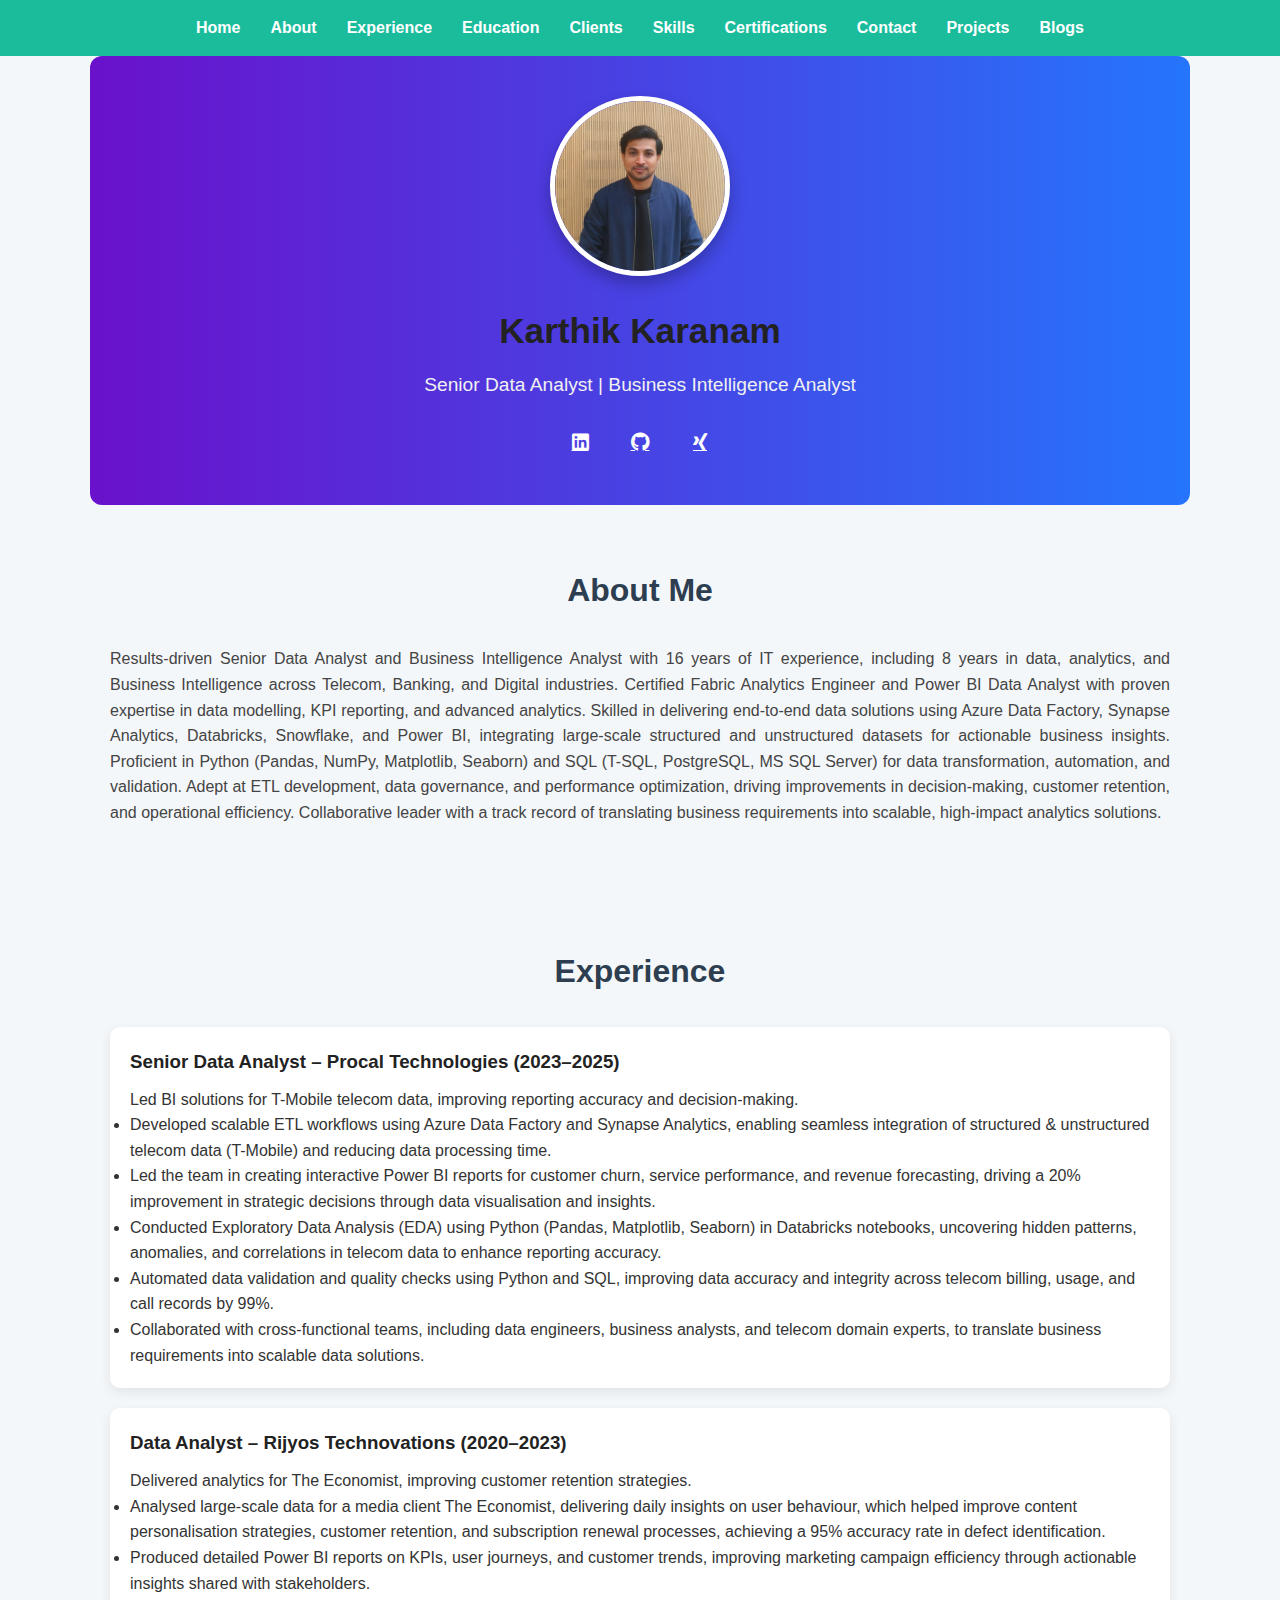
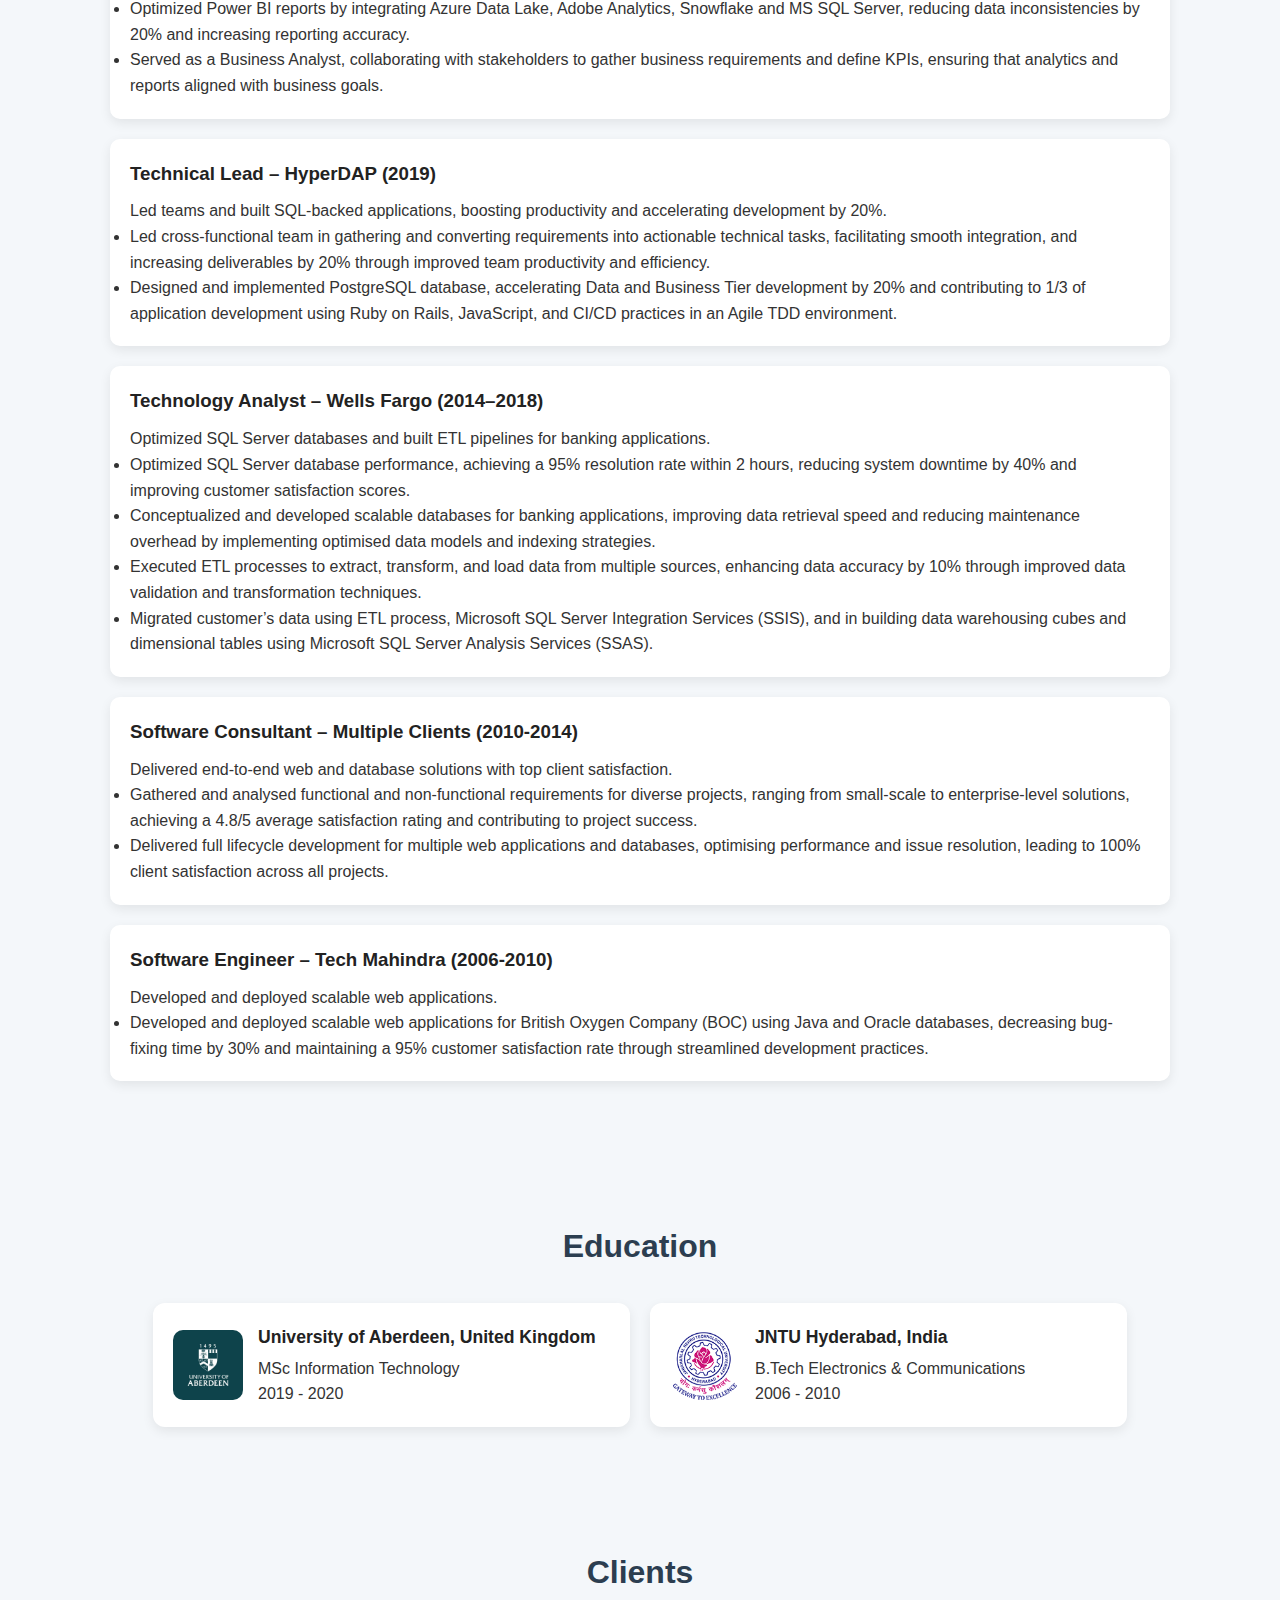
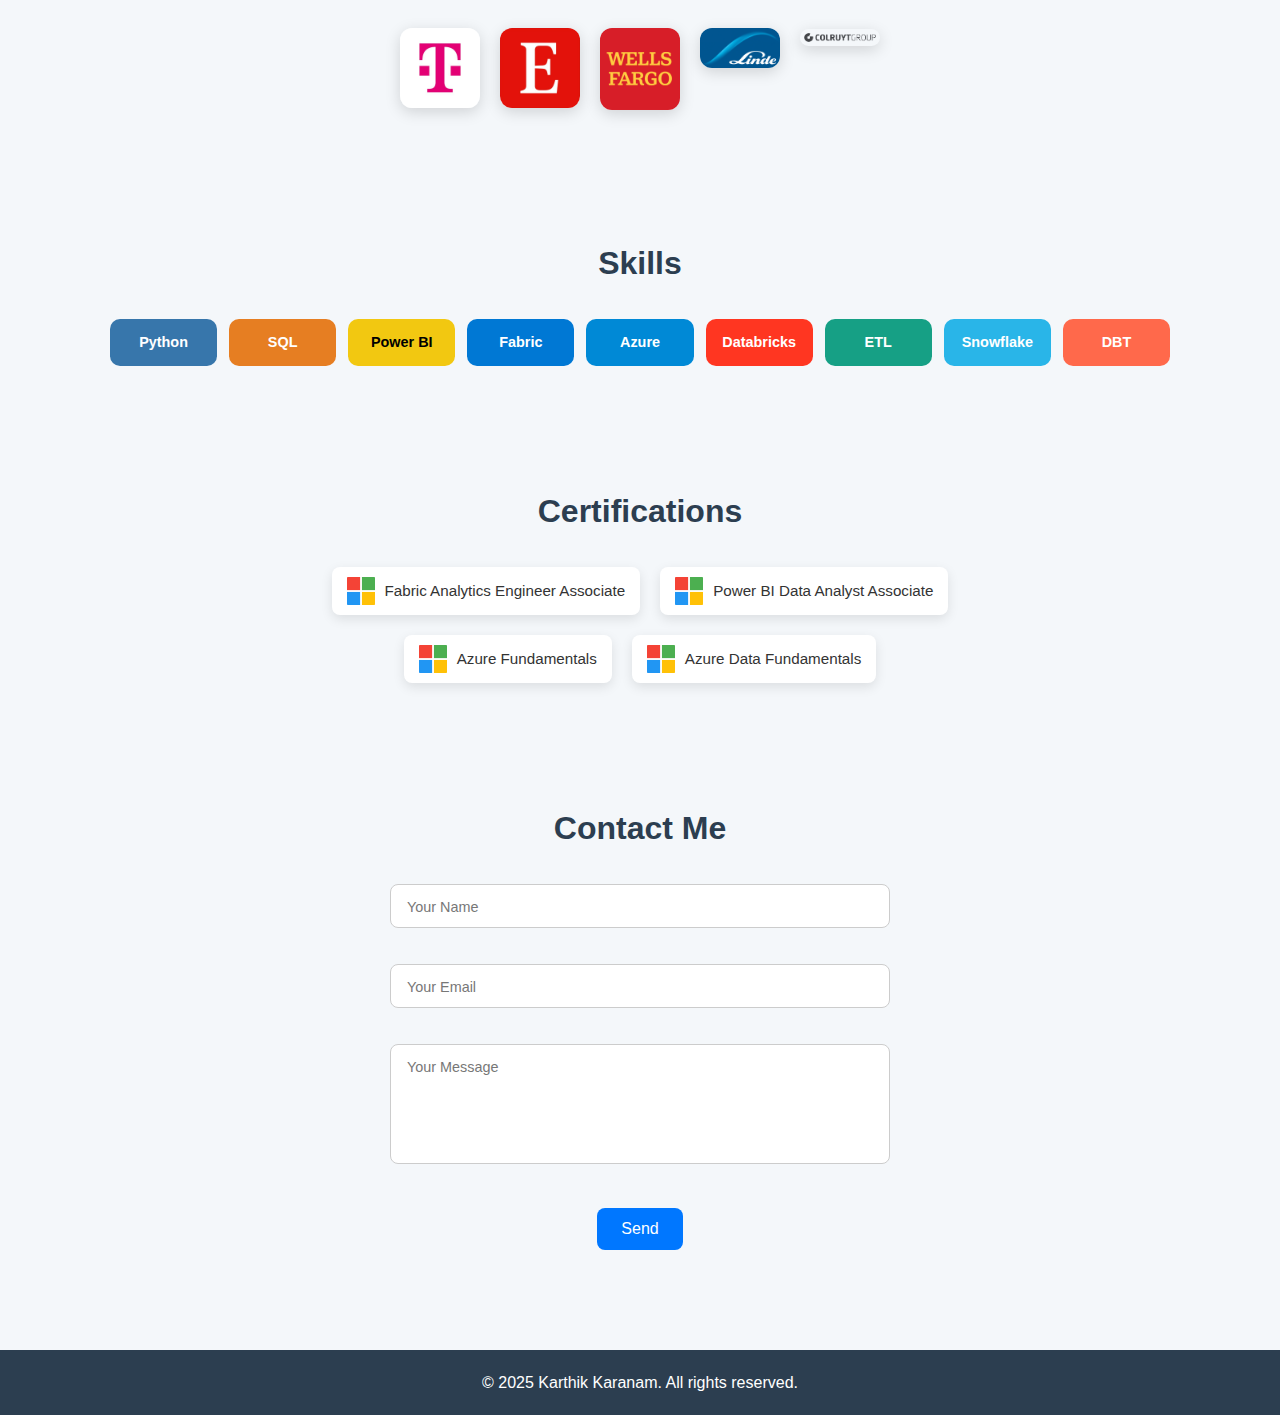
<file: index.html>
<!DOCTYPE html>
<html lang="en">
<head>
  <meta charset="UTF-8">
  <meta name="viewport" content="width=device-width, initial-scale=1.0">
  <title>Karthik Karanam - Portfolio</title>
  <meta name="description" content="Karthik Karanam - Senior Data Analyst portfolio showcasing skills in Power BI, Azure, SQL, and Python.">
  <meta name="keywords" content="Karthik Karanam, Data Analyst, Business Intelligence, Power BI, SQL, Python, Azure">
  <link rel="stylesheet" href="style.css">
  <link href="https://cdnjs.cloudflare.com/ajax/libs/font-awesome/6.4.0/css/all.min.css" rel="stylesheet">
  <link rel="icon" href="assets/images/K.png" type="image/png">
</head>
<body>

  <header class="navbar">
    <nav>
      <ul>
        <li><a href="index.html" aria-current="page">Home</a></li>
        <li><a href="#about">About</a></li>
        <li><a href="#experience">Experience</a></li>
        <li><a href="#education">Education</a></li>
        <li><a href="#clients">Clients</a></li>
        <li><a href="#skills">Skills</a></li>
        <li><a href="#certifications">Certifications</a></li>
        <li><a href="#contact">Contact</a></li>
        <li><a href="projects.html">Projects</a></li>
        <li><a href="blogs.html">Blogs</a></li>
      </ul>
      <div class="nav-toggle">
        <span></span>
        <span></span>
        <span></span>
      </div>
    </nav>
  </header> 

  <!-- Hero Section -->
  <section class="hero">
    <div class="hero-profile">
      <img src="assets/images/Photo.jpg" alt="Karthik Karanam Profile Photo">
    </div>
    <div class="hero-info">
      <h1>Karthik Karanam</h1>
      <p>Senior Data Analyst | Business Intelligence Analyst</p>
      <div class="social">
        <a href="https://www.linkedin.com/in/karthikskaranam/" target="_blank"><i class="fab fa-linkedin"></i></a>
        <a href="https://github.com/karthikskaranam" target="_blank"><i class="fab fa-github"></i></a>
        <a href="https://www.xing.com/profile/Karthik_Karanam" target="_blank"><i class="fab fa-xing"></i></a>
      </div>
    </div>
  </section>

  <!-- About -->
  <section id="about" aria-label="About Me">
    <h2>About Me</h2>
    <p>Results-driven Senior Data Analyst and Business Intelligence Analyst with 16 years of IT experience, including 8 years in data, analytics, and Business Intelligence across Telecom, Banking, and Digital industries. Certified Fabric Analytics Engineer and Power BI Data Analyst with proven expertise in data modelling, KPI reporting, and advanced analytics. Skilled in delivering end-to-end data solutions using Azure Data Factory, Synapse Analytics, Databricks, Snowflake, and Power BI, integrating large-scale structured and unstructured datasets for actionable business insights. Proficient in Python (Pandas, NumPy, Matplotlib, Seaborn) and SQL (T-SQL, PostgreSQL, MS SQL Server) for data transformation, automation, and validation. Adept at ETL development, data governance, and performance optimization, driving improvements in decision-making, customer retention, and operational efficiency. Collaborative leader with a track record of translating business requirements into scalable, high-impact analytics solutions.</p>
  </section>

  <!-- Experience -->
  <section id="experience" aria-label="Experience">
  <h2>Experience</h2>
  <div class="card">
    <h3>Senior Data Analyst – Procal Technologies (2023–2025)</h3>
    <p>Led BI solutions for T-Mobile telecom data, improving reporting accuracy and decision-making.</p>
    <div class="tooltip">
      <ul>
        <li>Developed scalable ETL workflows using Azure Data Factory and Synapse Analytics, enabling seamless integration of structured & unstructured telecom data (T-Mobile) and reducing data processing time.</li>
        <li>Led the team in creating interactive Power BI reports for customer churn, service performance, and revenue forecasting, driving a 20% improvement in strategic decisions through data visualisation and insights.</li>
        <li>Conducted Exploratory Data Analysis (EDA) using Python (Pandas, Matplotlib, Seaborn) in Databricks notebooks, uncovering hidden patterns, anomalies, and correlations in telecom data to enhance reporting accuracy.</li>
        <li>Automated data validation and quality checks using Python and SQL, improving data accuracy and integrity across telecom billing, usage, and call records by 99%.</li>
        <li>Collaborated with cross-functional teams, including data engineers, business analysts, and telecom domain experts, to translate business requirements into scalable data solutions.</li> 
      </ul>
    </div>
  </div>
  <div class="card">
    <h3>Data Analyst – Rijyos Technovations (2020–2023)</h3>
    <p>Delivered analytics for The Economist, improving customer retention strategies.</p>
    <div class="tooltip">
      <ul>
        <li>Analysed large-scale data for a media client The Economist, delivering daily insights on user behaviour, which helped improve content personalisation strategies, customer retention, and subscription renewal processes, achieving a 95% accuracy rate in defect identification.</li>
        <li>Produced detailed Power BI reports on KPIs, user journeys, and customer trends, improving marketing campaign efficiency through actionable insights shared with stakeholders.</li>
        <li>Optimized Power BI reports by integrating Azure Data Lake, Adobe Analytics, Snowflake and MS SQL Server, reducing data inconsistencies by 20% and increasing reporting accuracy.</li>
        <li>Served as a Business Analyst, collaborating with stakeholders to gather business requirements and define KPIs, ensuring that analytics and reports aligned with business goals.</li>
      </ul>
    </div>
  </div>
  <div class="card">
    <h3>Technical Lead – HyperDAP (2019)</h3>
    <p>Led teams and built SQL-backed applications, boosting productivity and accelerating development by 20%.</p>
    <div class="tooltip">
      <ul>
        <li>Led cross-functional team in gathering and converting requirements into actionable technical tasks, facilitating smooth integration, and increasing deliverables by 20% through improved team productivity and efficiency.</li>
        <li>Designed and implemented PostgreSQL database, accelerating Data and Business Tier development by 20% and contributing to 1/3 of application development using Ruby on Rails, JavaScript, and CI/CD practices in an Agile TDD environment.</li>
      </ul>
    </div>
  </div>
  <div class="card">
    <h3>Technology Analyst – Wells Fargo (2014–2018)</h3>
    <p>Optimized SQL Server databases and built ETL pipelines for banking applications.</p>
    <div class="tooltip">
      <ul>
        <li>Optimized SQL Server database performance, achieving a 95% resolution rate within 2 hours, reducing system downtime by 40% and improving customer satisfaction scores.</li>
        <li>Conceptualized and developed scalable databases for banking applications, improving data retrieval speed and reducing maintenance overhead by implementing optimised data models and indexing strategies.</li>
        <li>Executed ETL processes to extract, transform, and load data from multiple sources, enhancing data accuracy by 10% through improved data validation and transformation techniques.</li>
        <li>Migrated customer’s data using ETL process, Microsoft SQL Server Integration Services (SSIS), and in building data warehousing cubes and dimensional tables using Microsoft SQL Server Analysis Services (SSAS).</li>
      </ul>
    </div>
  </div>
  <div class="card">
    <h3>Software Consultant – Multiple Clients (2010-2014)</h3>
    <p>Delivered end-to-end web and database solutions with top client satisfaction.</p>
    <div class="tooltip">
      <ul>
        <li>Gathered and analysed functional and non-functional requirements for diverse projects, ranging from small-scale to enterprise-level solutions, achieving a 4.8/5 average satisfaction rating and contributing to project success.</li>
        <li>Delivered full lifecycle development for multiple web applications and databases, optimising performance and issue resolution, leading to 100% client satisfaction across all projects.</li>
      </ul>
    </div>
  </div>
  <div class="card">
    <h3>Software Engineer – Tech Mahindra (2006-2010)</h3>
    <p>Developed and deployed scalable web applications.</p>
    <div class="tooltip">
      <ul>
        <li>Developed and deployed scalable web applications for British Oxygen Company (BOC) using Java and Oracle databases, decreasing bug-fixing time by 30% and maintaining a 95% customer satisfaction rate through streamlined development practices.</li>
      </ul>
    </div>
  </div>
  </section>

  <!-- Education -->
  <section id="education">
    <h2>Education</h2>
    <div class="edu-cards">
      <div class="edu-entry">
        <img src="assets/images/abdn.jpeg" alt="University of Aberdeen Logo">
        <div class="edu-details">
          <h4>University of Aberdeen, United Kingdom</h4>
          <p>MSc Information Technology</p>
          <p>2019 - 2020</p>
        </div>
      </div>
      <div class="edu-entry">
        <img src="assets/images/jntuhlogo.png" alt="JNTU Hyderabad Logo">
        <div class="edu-details">
          <h4>JNTU Hyderabad, India</h4>
          <p>B.Tech Electronics & Communications</p>
          <p>2006 - 2010</p>
        </div>
      </div>
    </div>
  </section>

  <!-- Clients -->
  <section id="clients" aria-label="Clients and Companies">
    <h2>Clients</h2>
    <ul class="logos">
      <li><img src="assets/images/tmob.jpeg" alt="T-Mobile Logo" loading="lazy"></li>
      <li><img src="assets/images/econ.jpeg" alt="The Economist Logo" loading="lazy"></li>
      <li><img src="assets/images/wf.png" alt="Wells Fargo Logo" loading="lazy"></li>
      <li><img src="assets/images/linde.png" alt="The Linde Group" loading="lazy"></li>
      <li><img src="assets/images/colr.png" alt="Colruyt Group" loading="lazy"></li>
    </ul>
  </section>

  <!-- Skills -->
  <section id="skills" aria-label="Skills">
    <h2>Skills</h2>
    <div class="skills-container">
      <div class="skill python">Python</div>
      <div class="skill sql">SQL</div>
      <div class="skill powerbi">Power BI</div>
      <div class="skill fabric">Fabric</div>
      <div class="skill azure">Azure</div>
      <div class="skill databricks">Databricks</div>
      <div class="skill etl">ETL</div>
      <div class="skill snowflake">Snowflake</div>
      <div class="skill dbt">DBT</div>
    </div>
  </section>

  <!-- Certifications -->
  <section id="certifications" aria-label="Certifications">
    <h2>Certifications</h2>
    <ul class="cert-list">
      <li><img src="assets/images/microsoft.png" alt="Microsoft Logo" class="cert-logo"> Fabric Analytics Engineer Associate</li>
      <li><img src="assets/images/microsoft.png" alt="Microsoft Logo" class="cert-logo"> Power BI Data Analyst Associate</li>
      <li><img src="assets/images/microsoft.png" alt="Microsoft Logo" class="cert-logo"> Azure Fundamentals</li>
      <li><img src="assets/images/microsoft.png" alt="Microsoft Logo" class="cert-logo"> Azure Data Fundamentals</li>
    </ul>
  </section>

  <!-- Contact -->
  <section id="contact" aria-label="Contact Me">
    <h2>Contact Me</h2>
    <form action="mailto:karthikkaranam@live.com" method="post" enctype="text/plain">
      <div class="form-group">
        <input type="text" name="name" required>
        <label>Your Name</label>
      </div>
      <div class="form-group">
        <input type="email" name="email" required>
        <label>Your Email</label>
      </div>
      <div class="form-group">
        <textarea name="message" required></textarea>
        <label>Your Message</label>
      </div>
      <button type="submit">Send</button>
    </form>
  </section>

  <footer>
    <p>&copy; 2025 Karthik Karanam. All rights reserved.</p>
  </footer>

  <script>
    const sections = document.querySelectorAll('section');
    const observer = new IntersectionObserver(entries => {
      entries.forEach(entry => {
        if(entry.isIntersecting){
          entry.target.classList.add('fade-in');
        }
      });
    }, { threshold: 0.2 });

    sections.forEach(section => observer.observe(section))

    
  </script>

  <script>
    const toggle = document.querySelector('.nav-toggle');
    const navMenu = document.querySelector('.navbar nav ul');

    toggle.addEventListener('click', () => {
      toggle.classList.toggle('active');
      navMenu.classList.toggle('show');
    });

    // Auto-close menu when clicking a link
    document.querySelectorAll('.navbar nav ul li a').forEach(link => {
      link.addEventListener('click', () => {
        toggle.classList.remove('active');
        navMenu.classList.remove('show');
      });
    });
  </script>



</body>
</html>
</file>
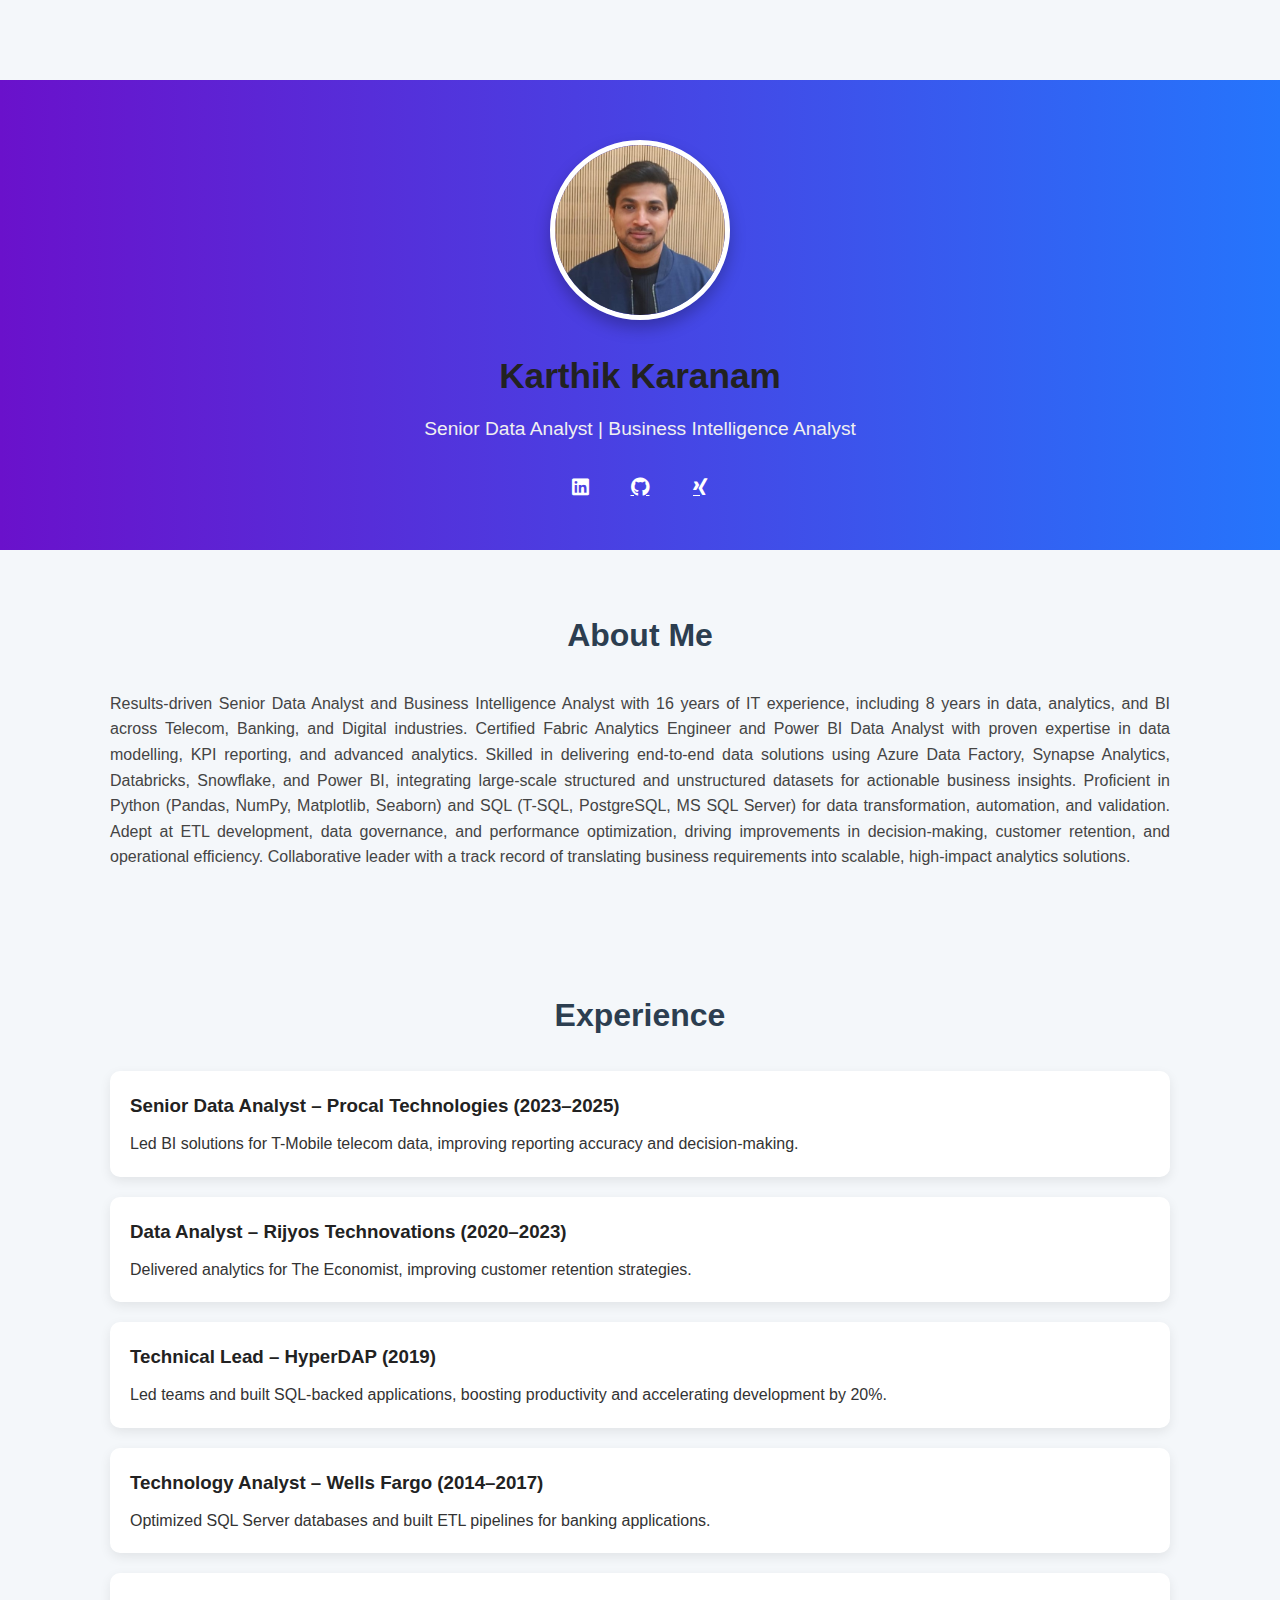
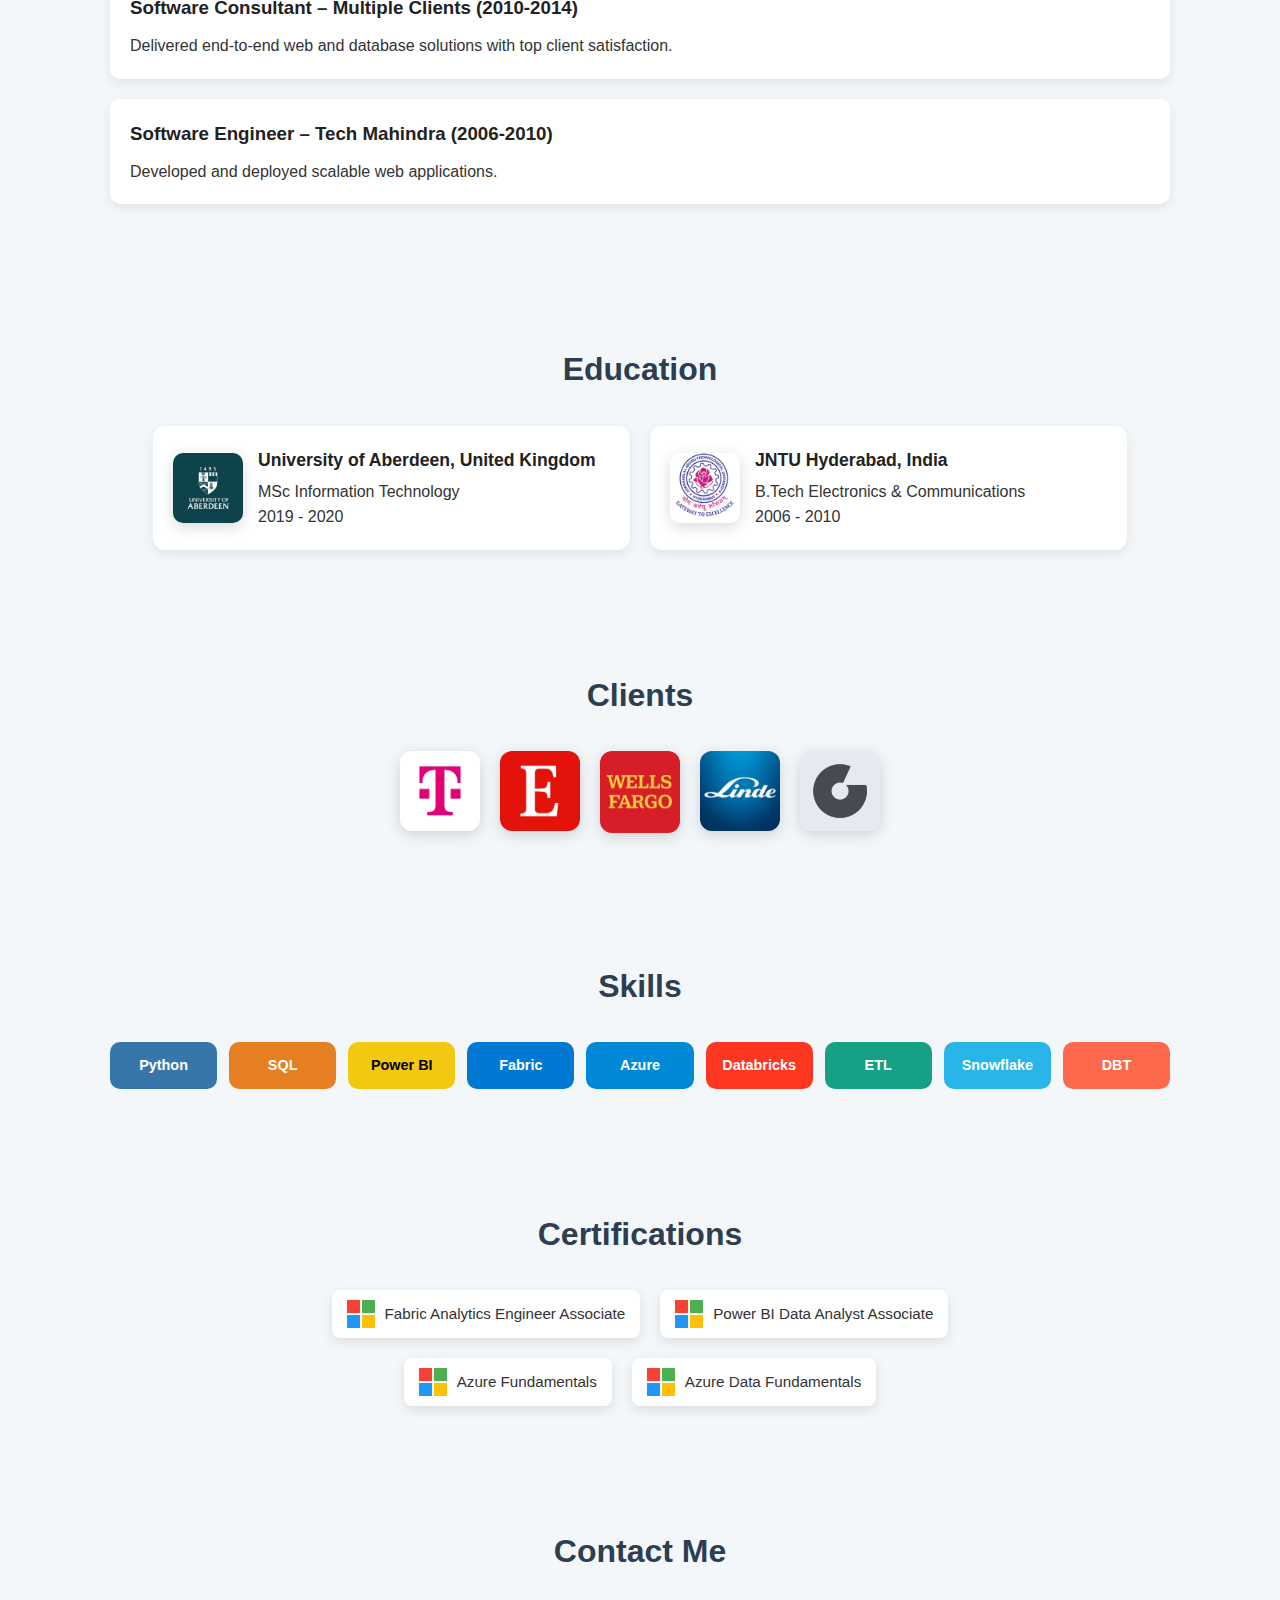
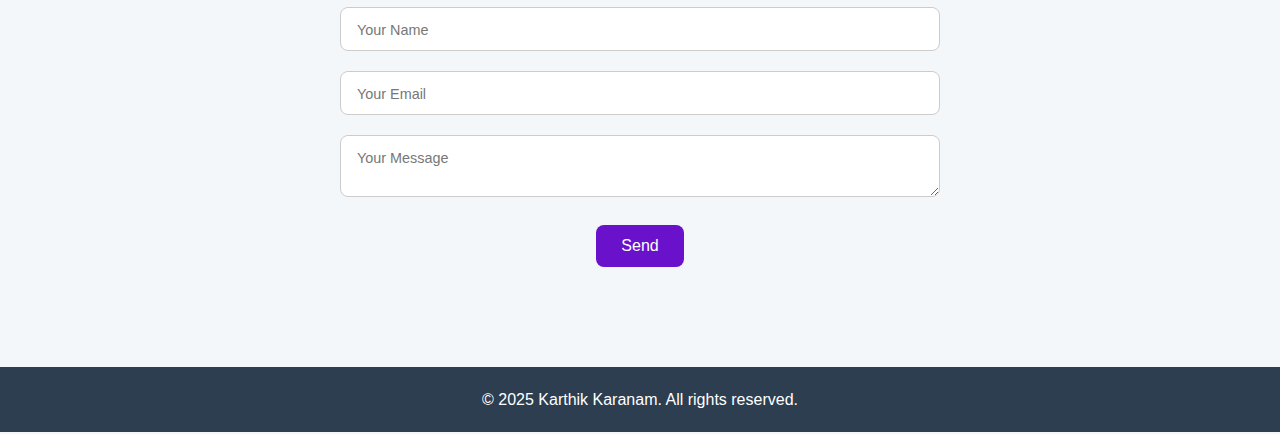
<file: backup/index.html>
<!DOCTYPE html>
<html lang="en">
<head>
  <meta charset="UTF-8">
  <meta name="viewport" content="width=device-width, initial-scale=1.0">
  <title>Karthik Karanam - Portfolio</title>
  <meta name="description" content="Karthik Karanam - Senior Data Analyst portfolio showcasing skills in Power BI, Azure, SQL, and Python.">
  <meta name="keywords" content="Karthik Karanam, Data Analyst, Business Intelligence, Power BI, SQL, Python, Azure">
  <link rel="stylesheet" href="style.css">
  <link href="https://cdnjs.cloudflare.com/ajax/libs/font-awesome/6.4.0/css/all.min.css" rel="stylesheet">
</head>
<body>

  <!-- Hero Section -->
  <header class="hero">
    <div class="hero-profile">
      <img src="assets/images/Photo.jpg" alt="Karthik Karanam Profile Photo">
    </div>
    <div class="hero-info">
      <h1>Karthik Karanam</h1>
      <p>Senior Data Analyst | Business Intelligence Analyst</p>
      <div class="social">
        <a href="https://www.linkedin.com/in/karthikskaranam/" target="_blank"><i class="fab fa-linkedin"></i></a>
        <a href="https://github.com/karthikskaranam" target="_blank"><i class="fab fa-github"></i></a>
        <a href="https://www.xing.com/profile/Karthik_Karanam" target="_blank"><i class="fab fa-xing"></i></a>
      </div>
    </div>
  </header>

  <!-- About -->
  <section id="about" aria-label="About Me">
    <h2>About Me</h2>
    <p>Results-driven Senior Data Analyst and Business Intelligence Analyst with 16 years of IT experience, including 8 years in data, analytics, and BI across Telecom, Banking, and Digital industries. Certified Fabric Analytics Engineer and Power BI Data Analyst with proven expertise in data modelling, KPI reporting, and advanced analytics. Skilled in delivering end-to-end data solutions using Azure Data Factory, Synapse Analytics, Databricks, Snowflake, and Power BI, integrating large-scale structured and unstructured datasets for actionable business insights. Proficient in Python (Pandas, NumPy, Matplotlib, Seaborn) and SQL (T-SQL, PostgreSQL, MS SQL Server) for data transformation, automation, and validation. Adept at ETL development, data governance, and performance optimization, driving improvements in decision-making, customer retention, and operational efficiency. Collaborative leader with a track record of translating business requirements into scalable, high-impact analytics solutions.</p>
  </section>

  <!-- Experience -->
  <section id="experience" aria-label="Experience">
    <h2>Experience</h2>
    <article class="card">
      <h3>Senior Data Analyst – Procal Technologies (2023–2025)</h3>
      <p>Led BI solutions for T-Mobile telecom data, improving reporting accuracy and decision-making.</p>
    </article>
    <article class="card">
      <h3>Data Analyst – Rijyos Technovations (2020–2023)</h3>
      <p>Delivered analytics for The Economist, improving customer retention strategies.</p>
    </article>
    <article class="card">
      <h3>Technical Lead – HyperDAP (2019)</h3>
      <p>Led teams and built SQL-backed applications, boosting productivity and accelerating development by 20%.</p>
    </article>
    <article class="card">
      <h3>Technology Analyst – Wells Fargo (2014–2017)</h3>
      <p>Optimized SQL Server databases and built ETL pipelines for banking applications.</p>
    </article>
    <article class="card">
      <h3>Software Consultant – Multiple Clients (2010-2014)</h3>
      <p>Delivered end-to-end web and database solutions with top client satisfaction.</p>
    </article>
    <article class="card">
      <h3>Software Engineer – Tech Mahindra (2006-2010)</h3>
      <p>Developed and deployed scalable web applications.</p>
    </article>
  </section>

  <!-- Education -->
  <section id="education">
    <h2>Education</h2>
    <div class="edu-cards">
      <div class="edu-entry">
        <img src="assets/images/abdn.jpeg" alt="University of Aberdeen Logo">
        <div class="edu-details">
          <h4>University of Aberdeen, United Kingdom</h4>
          <p>MSc Information Technology</p>
          <p>2019 - 2020</p>
        </div>
      </div>
      <div class="edu-entry">
        <img src="assets/images/jntuh.png" alt="JNTU Hyderabad Logo">
        <div class="edu-details">
          <h4>JNTU Hyderabad, India</h4>
          <p>B.Tech Electronics & Communications</p>
          <p>2006 - 2010</p>
        </div>
      </div>
    </div>
  </section>

  <!-- Clients -->
  <section id="clients" aria-label="Clients and Companies">
    <h2>Clients</h2>
    <ul class="logos">
      <li><img src="assets/images/tmob.jpeg" alt="T-Mobile Logo" loading="lazy"></li>
      <li><img src="assets/images/econ.jpeg" alt="The Economist Logo" loading="lazy"></li>
      <li><img src="assets/images/wf.png" alt="Wells Fargo Logo" loading="lazy"></li>
      <li><img src="assets/images/linde.png" alt="The Linde Group" loading="lazy"></li>
      <li><img src="assets/images/colr.png" alt="Colruyt Group" loading="lazy"></li>
    </ul>
  </section>

  <!-- Skills -->
  <section id="skills" aria-label="Skills">
    <h2>Skills</h2>
    <div class="skills-container">
      <div class="skill python">Python</div>
      <div class="skill sql">SQL</div>
      <div class="skill powerbi">Power BI</div>
      <div class="skill fabric">Fabric</div>
      <div class="skill azure">Azure</div>
      <div class="skill databricks">Databricks</div>
      <div class="skill etl">ETL</div>
      <div class="skill snowflake">Snowflake</div>
      <div class="skill dbt">DBT</div>
    </div>
  </section>

  <!-- Certifications -->
  <section id="certifications" aria-label="Certifications">
    <h2>Certifications</h2>
    <ul class="cert-list">
      <li><img src="assets/images/microsoft.png" alt="Microsoft Logo" class="cert-logo"> Fabric Analytics Engineer Associate</li>
      <li><img src="assets/images/microsoft.png" alt="Microsoft Logo" class="cert-logo"> Power BI Data Analyst Associate</li>
      <li><img src="assets/images/microsoft.png" alt="Microsoft Logo" class="cert-logo"> Azure Fundamentals</li>
      <li><img src="assets/images/microsoft.png" alt="Microsoft Logo" class="cert-logo"> Azure Data Fundamentals</li>
    </ul>
  </section>

  <!-- Contact -->
  <section id="contact" aria-label="Contact Me">
    <h2>Contact Me</h2>
    <form action="mailto:karthikkaranam@live.com" method="post" enctype="text/plain">
      <div class="form-group">
        <input type="text" name="name" required>
        <label>Your Name</label>
      </div>
      <div class="form-group">
        <input type="email" name="email" required>
        <label>Your Email</label>
      </div>
      <div class="form-group">
        <textarea name="message" required></textarea>
        <label>Your Message</label>
      </div>
      <button type="submit">Send</button>
    </form>
  </section>

  <footer>
    <p>&copy; 2025 Karthik Karanam. All rights reserved.</p>
  </footer>

  <script>
    const sections = document.querySelectorAll('section');
    const observer = new IntersectionObserver(entries => {
      entries.forEach(entry => {
        if(entry.isIntersecting){
          entry.target.classList.add('fade-in');
        }
      });
    }, { threshold: 0.2 });

    sections.forEach(section => observer.observe(section));
  </script>

</body>
</html>
</file>
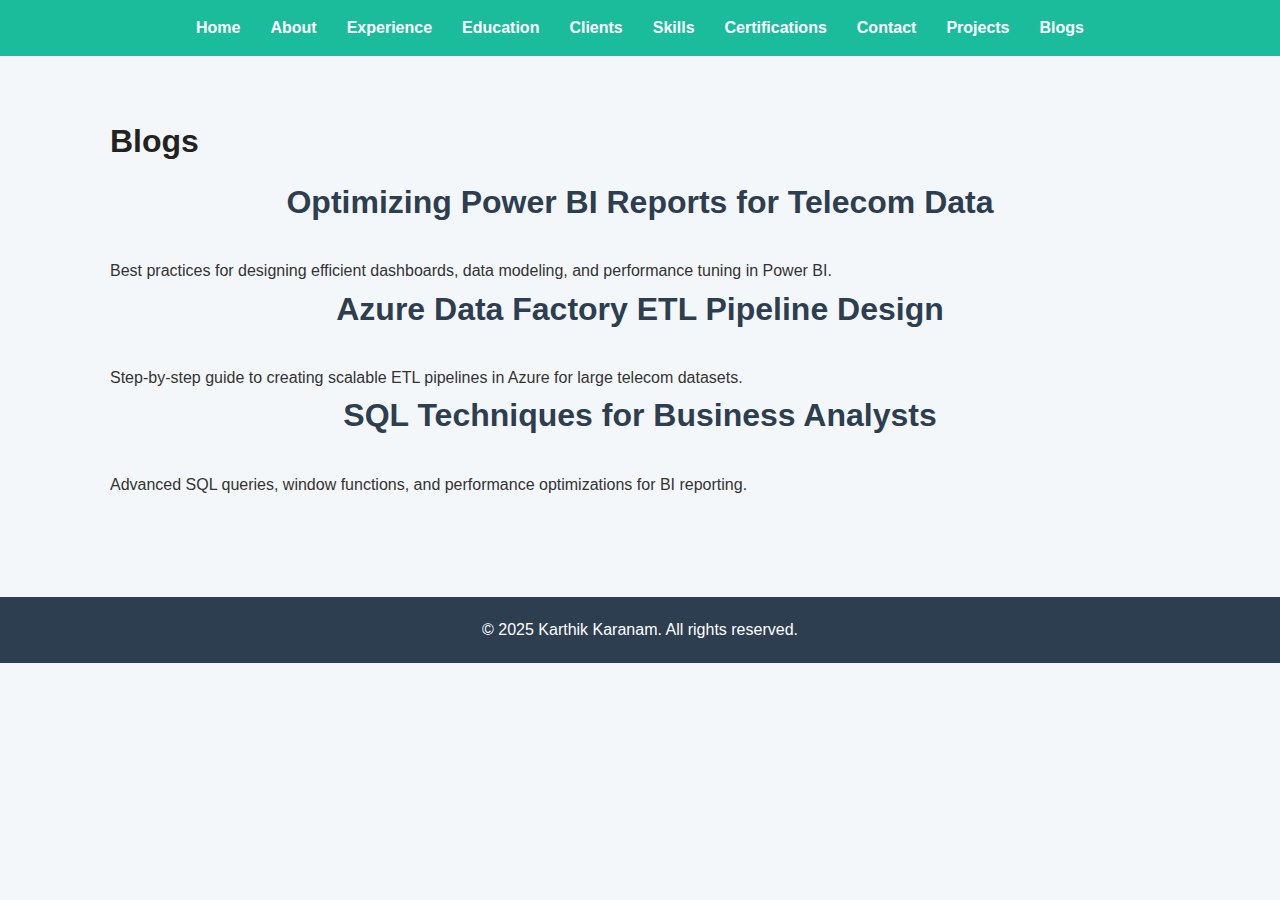
<file: blog.html>
<!DOCTYPE html>
<html lang="en">
<head>
  <meta charset="UTF-8">
  <meta name="viewport" content="width=device-width, initial-scale=1.0">
  <title>Karthik Karanam - Blogs</title>
  <meta name="description" content="Karthik Karanam's blogs on Data Analytics, Power BI, SQL, Azure, and BI best practices.">
  <meta name="keywords" content="Karthik Karanam, Data Analyst, Blogs, Power BI, SQL, Python, Azure">
  <link rel="stylesheet" href="style.css">
  <link href="https://cdnjs.cloudflare.com/ajax/libs/font-awesome/6.4.0/css/all.min.css" rel="stylesheet">
  <link rel="icon" href="assets/images/K.png" type="image/png">
</head>
<body>

  <!-- Navbar -->
  <header class="navbar">
    <nav>
      <ul>
        <li><a href="index.html" class="nav-link">Home</a></li>
        <li><a href="index.html#about" class="nav-link">About</a></li>
        <li><a href="index.html#experience" class="nav-link">Experience</a></li>
        <li><a href="index.html#education" class="nav-link">Education</a></li>
        <li><a href="index.html#clients" class="nav-link">Clients</a></li>
        <li><a href="index.html#skills" class="nav-link">Skills</a></li>
        <li><a href="index.html#certifications" class="nav-link">Certifications</a></li>
        <li><a href="index.html#contact" class="nav-link">Contact</a></li>
        <li><a href="projects.html" class="nav-link">Projects</a></li>
        <li><a href="blogs.html" class="nav-link">Blogs</a></li>
      </ul>
    </nav>
  </header>

  <!-- Blogs Section -->
  <section id="blogs">
    <h1>Blogs</h1>
    <article class="blog-card">
      <h2>Optimizing Power BI Reports for Telecom Data</h2>
      <p>Best practices for designing efficient dashboards, data modeling, and performance tuning in Power BI.</p>
    </article>
    <article class="blog-card">
      <h2>Azure Data Factory ETL Pipeline Design</h2>
      <p>Step-by-step guide to creating scalable ETL pipelines in Azure for large telecom datasets.</p>
    </article>
    <article class="blog-card">
      <h2>SQL Techniques for Business Analysts</h2>
      <p>Advanced SQL queries, window functions, and performance optimizations for BI reporting.</p>
    </article>
    <!-- Add more blog cards as needed -->
  </section>

  <footer>
    <p>&copy; 2025 Karthik Karanam. All rights reserved.</p>
  </footer>

  <script>
    const navLinks = document.querySelectorAll('.nav-link');
    const sections = document.querySelectorAll('section');

    // Scroll highlight for sections (if any)
    if(sections.length > 0){
      window.addEventListener('scroll', () => {
        let current = '';
        sections.forEach(section => {
          const sectionTop = section.offsetTop - 70;
          if(pageYOffset >= sectionTop){
            current = section.getAttribute('id');
          }
        });
        navLinks.forEach(link => {
          link.classList.remove('active');
          if(link.getAttribute('href') === '#' + current){
            link.classList.add('active');
          }
        });
      });
    }

    // Highlight current page link
    const currentPage = window.location.pathname.split("/").pop();
    navLinks.forEach(link => {
      const linkHref = link.getAttribute('href');
      if(linkHref === currentPage){
        link.classList.add('active');
      }
    });
  </script>

</body>
</html>
</file>
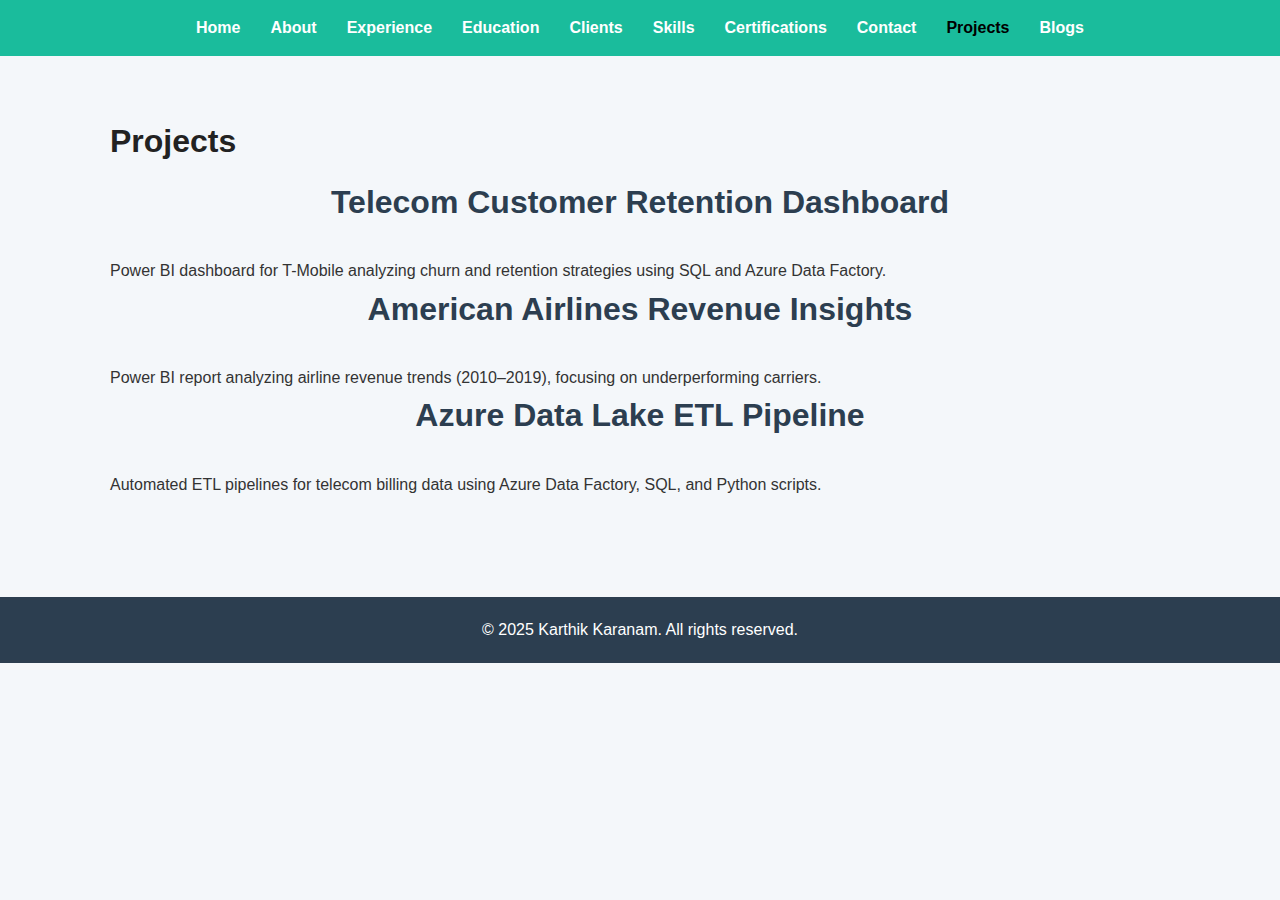
<file: projects.html>
<!DOCTYPE html>
<html lang="en">
<head>
  <meta charset="UTF-8">
  <meta name="viewport" content="width=device-width, initial-scale=1.0">
  <title>Karthik Karanam - Projects</title>
  <meta name="description" content="Portfolio projects of Karthik Karanam, showcasing Power BI, SQL, Python, and Azure solutions.">
  <meta name="keywords" content="Karthik Karanam, Data Analyst, Projects, Power BI, SQL, Python, Azure">
  <link rel="stylesheet" href="style.css">
  <link href="https://cdnjs.cloudflare.com/ajax/libs/font-awesome/6.4.0/css/all.min.css" rel="stylesheet">
  <link rel="icon" href="assets/images/K.png" type="image/png">
</head>
<body>

  <!-- Navbar -->
  <header class="navbar">
    <nav>
      <ul>
        <li><a href="index.html" class="nav-link">Home</a></li>
        <li><a href="index.html#about" class="nav-link">About</a></li>
        <li><a href="index.html#experience" class="nav-link">Experience</a></li>
        <li><a href="index.html#education" class="nav-link">Education</a></li>
        <li><a href="index.html#clients" class="nav-link">Clients</a></li>
        <li><a href="index.html#skills" class="nav-link">Skills</a></li>
        <li><a href="index.html#certifications" class="nav-link">Certifications</a></li>
        <li><a href="index.html#contact" class="nav-link">Contact</a></li>
        <li><a href="projects.html" class="nav-link">Projects</a></li>
        <li><a href="blogs.html" class="nav-link">Blogs</a></li>
      </ul>
    </nav>
  </header>

  <!-- Projects Section -->
  <section id="projects">
    <h1>Projects</h1>
    <div class="project-card">
      <h2>Telecom Customer Retention Dashboard</h2>
      <p>Power BI dashboard for T-Mobile analyzing churn and retention strategies using SQL and Azure Data Factory.</p>
    </div>
    <div class="project-card">
      <h2>American Airlines Revenue Insights</h2>
      <p>Power BI report analyzing airline revenue trends (2010–2019), focusing on underperforming carriers.</p>
    </div>
    <div class="project-card">
      <h2>Azure Data Lake ETL Pipeline</h2>
      <p>Automated ETL pipelines for telecom billing data using Azure Data Factory, SQL, and Python scripts.</p>
    </div>
    <!-- Add more project cards as needed -->
  </section>

  <footer>
    <p>&copy; 2025 Karthik Karanam. All rights reserved.</p>
  </footer>

  <script>
    const navLinks = document.querySelectorAll('.nav-link');
    const sections = document.querySelectorAll('section');

    // Scroll highlight for sections (if any)
    if(sections.length > 0){
      window.addEventListener('scroll', () => {
        let current = '';
        sections.forEach(section => {
          const sectionTop = section.offsetTop - 70;
          if(pageYOffset >= sectionTop){
            current = section.getAttribute('id');
          }
        });
        navLinks.forEach(link => {
          link.classList.remove('active');
          if(link.getAttribute('href') === '#' + current){
            link.classList.add('active');
          }
        });
      });
    }

    // Highlight current page link
    const currentPage = window.location.pathname.split("/").pop();
    navLinks.forEach(link => {
      const linkHref = link.getAttribute('href');
      if(linkHref === currentPage){
        link.classList.add('active');
      }
    });
  </script>

</body>
</html>
</file>
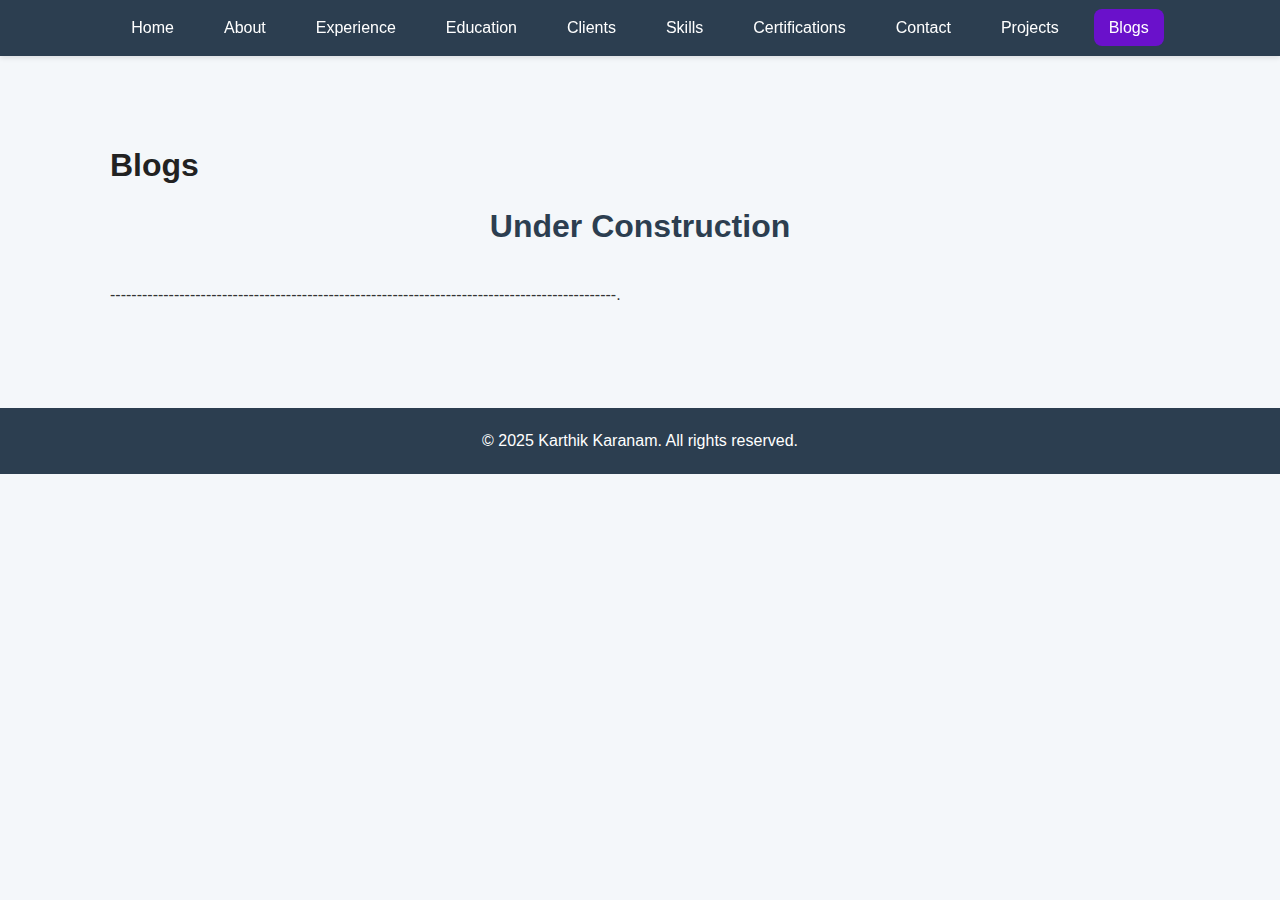
<file: backup/blogs.html>
<!DOCTYPE html>
<html lang="en">
<head>
  <meta charset="UTF-8">
  <meta name="viewport" content="width=device-width, initial-scale=1.0">
  <title>Karthik Karanam - Blogs</title>
  <meta name="description" content="Karthik Karanam's blogs on Data Analytics, Power BI, SQL, Azure, and BI best practices.">
  <meta name="keywords" content="Karthik Karanam, Data Analyst, Blogs, Power BI, SQL, Python, Azure">
  <link rel="stylesheet" href="style.css">
  <link href="https://cdnjs.cloudflare.com/ajax/libs/font-awesome/6.4.0/css/all.min.css" rel="stylesheet">
  <link rel="icon" href="assets/images/K.png" type="image/png">
</head>
<body>

  <!-- Navbar -->
  <header class="navbar">
    <nav>
      <ul>
        <li><a href="index.html" class="nav-link">Home</a></li>
        <li><a href="index.html#about" class="nav-link">About</a></li>
        <li><a href="index.html#experience" class="nav-link">Experience</a></li>
        <li><a href="index.html#education" class="nav-link">Education</a></li>
        <li><a href="index.html#clients" class="nav-link">Clients</a></li>
        <li><a href="index.html#skills" class="nav-link">Skills</a></li>
        <li><a href="index.html#certifications" class="nav-link">Certifications</a></li>
        <li><a href="index.html#contact" class="nav-link">Contact</a></li>
        <li><a href="projects.html" class="nav-link">Projects</a></li>
        <li><a href="blogs.html" class="nav-link">Blogs</a></li>
      </ul>
    </nav>
  </header>

  <!-- Blogs Section -->
  <section id="blogs">
    <h1>Blogs</h1>
    <article class="blog-card">
      <h2>Under Construction</h2>
      <p>-----------------------------------------------------------------------------------------------.</p>
    </article>
   
    <!-- Add more blog cards as needed -->
  </section>

  <footer>
    <p>&copy; 2025 Karthik Karanam. All rights reserved.</p>
  </footer>

  <script>
    const navLinks = document.querySelectorAll('.nav-link');
    const sections = document.querySelectorAll('section');

    // Scroll highlight for sections (if any)
    if(sections.length > 0){
      window.addEventListener('scroll', () => {
        let current = '';
        sections.forEach(section => {
          const sectionTop = section.offsetTop - 70;
          if(pageYOffset >= sectionTop){
            current = section.getAttribute('id');
          }
        });
        navLinks.forEach(link => {
          link.classList.remove('active');
          if(link.getAttribute('href') === '#' + current){
            link.classList.add('active');
          }
        });
      });
    }

    // Highlight current page link
    const currentPage = window.location.pathname.split("/").pop();
    navLinks.forEach(link => {
      const linkHref = link.getAttribute('href');
      if(linkHref === currentPage){
        link.classList.add('active');
      }
    });
  </script>

</body>
</html>
</file>
<file: style.css>
/* General Styles */
* {
  margin: 0;
  padding: 0;
  box-sizing: border-box;
}

body {
  font-family: 'Segoe UI', Tahoma, Geneva, Verdana, sans-serif;
  line-height: 1.6;
  background: #f4f7fa;
  color: #333;
  overflow-x: hidden;
}

h1, h2, h3, h4 {
  color: #222;
  margin-bottom: 10px;
}

section {
  padding: 60px 20px;
  max-width: 1100px;
  margin: auto;
  border-radius: 12px;
  transition: transform 0.5s ease, box-shadow 0.5s ease;
}

section:hover {
  transform: translateY(-5px);
  box-shadow: 0 10px 20px rgba(0,0,0,0.1);
}

section h2 {
  text-align: center;
  font-size: 2rem;
  margin-bottom: 30px;
  color: #2c3e50;
}

/* Hero */
.hero {
  display: flex;
  flex-direction: column;
  align-items: center;
  justify-content: center;
  padding: 40px 20px;
  background: linear-gradient(to right, #6a11cb, #2575fc);
  text-align: center;
  color: #fff;
  position: relative;
  overflow: hidden;
}

.hero-profile img {
  width: 180px;
  height: 180px;
  border-radius: 50%;
  object-fit: cover;
  border: 5px solid #fff;
  box-shadow: 0 8px 16px rgba(0,0,0,0.25);
  margin-bottom: 20px;
  animation: float 6s ease-in-out infinite;
}

@keyframes float {
  0%, 100% { transform: translateY(0); }
  50% { transform: translateY(-10px); }
}

.hero-info h1 {
  font-size: 2.2rem;
  margin-bottom: 10px;
}

.hero-info p {
  font-size: 1.2rem;
  color: #f0f0f0;
  margin-bottom: 20px;
}

/* Social Icons */
.social {
  display: flex;
  justify-content: center;
  gap: 15px;
}

.social a {
  font-size: 1.2rem;
  width: 45px;
  height: 45px;
  display: flex;
  align-items: center;
  justify-content: center;
  border-radius: 50%;
  color: #fff;
  transition: transform 0.3s ease, box-shadow 0.3s ease;
}

.social a:hover {
  transform: scale(1.2);
  box-shadow: 0 6px 12px rgba(0,0,0,0.3);
}

.social a.linkedin { background: #0077b5; }
.social a.github { background: #333; }
.social a.xing { background: #006567; }

/* About */
#about p {
  text-align: justify;
  font-size: 1rem;
  color: #444;
}

/* Experience */
#experience .card {
  background: #fff;
  padding: 20px;
  margin-bottom: 20px;
  border-radius: 10px;
  box-shadow: 0 4px 12px rgba(0,0,0,0.08);
  transition: transform 0.3s ease;
}

#experience .card:hover {
  transform: translateY(-5px);
}

/* Education */
#education .edu-cards {
  display: flex;
  gap: 20px;
  justify-content: center;
  flex-wrap: wrap;
}

.edu-entry {
  display: flex;
  align-items: center;
  background: #fff;
  padding: 20px;
  border-radius: 12px;
  width: 45%;
  min-width: 280px;
  box-shadow: 0 4px 12px rgba(0,0,0,0.08);
  transition: transform 0.3s ease, box-shadow 0.3s ease;
}

.edu-entry:hover {
  transform: translateY(-5px);
  box-shadow: 0 10px 20px rgba(0,0,0,0.12);
}

.edu-entry img {
  width: 70px;
  height: 70px;
  margin-right: 15px;
  border-radius: 10px;
  object-fit: contain;
}

.edu-details h4 {
  margin-bottom: 5px;
  font-size: 1.1rem;
}

/* Clients */
#clients .logos {
  display: flex;
  flex-wrap: wrap;
  justify-content: center;
  gap: 20px;
  list-style: none;
}

#clients .logos img {
  width: 80px;
  height: auto;
  object-fit: contain;
  border-radius: 12px;
  box-shadow: 0 4px 15px rgba(0,0,0,0.15);
  transition: transform 0.5s ease, box-shadow 0.5s ease;
  animation: floatLogo 4s ease-in-out infinite;
}

#clients .logos img:hover {
  transform: scale(1.15) rotate(-2deg);
  box-shadow: 0 8px 20px rgba(0,0,0,0.25);
}

@keyframes floatLogo {
  0%, 100% { transform: translateY(0); }
  50% { transform: translateY(-5px); }
}

/* Skills */
.skills-container {
  display: grid;
  grid-template-columns: repeat(auto-fit, minmax(100px, 1fr));
  gap: 12px;
  margin-top: 20px;
}

.skill {
  text-align: center;
  padding: 12px;
  border-radius: 10px;
  font-weight: bold;
  color: #fff;
  font-size: 0.9rem;
  transition: transform 0.3s ease, box-shadow 0.3s ease;
}

.skill:hover {
  transform: translateY(-3px);
  box-shadow: 0 6px 12px rgba(0,0,0,0.2);
}

.python { background: #3776ab; }
.sql { background: #e67e22; }
.powerbi { background: #f2c811; color: #000; }
.fabric { background: #0078d4; }
.azure { background: #0089d6; }
.databricks { background: #ff3621; }
.etl { background: #16a085; }
.snowflake { background: #29b5e8; }
.dbt { background: #ff694b; }

/* Certifications */
.cert-list {
  list-style: none;
  display: flex;
  flex-wrap: wrap;
  justify-content: center;
  gap: 20px;
  margin: 0 auto;
  max-width: 800px;
}

.cert-list li {
  display: flex;
  align-items: center;
  font-size: 0.95rem;
  background: #fff;
  padding: 10px 15px;
  border-radius: 8px;
  box-shadow: 0 4px 12px rgba(0,0,0,0.1);
  transition: transform 0.3s ease, box-shadow 0.3s ease;
}

.cert-list li:hover {
  transform: translateY(-3px);
  box-shadow: 0 8px 18px rgba(0,0,0,0.15);
}

.cert-logo {
  width: 28px;
  height: 28px;
  margin-right: 10px;
  object-fit: contain;
}

/* Contact */
#contact form {
  max-width: 600px;
  margin: 0 auto;
}

.form-group {
  position: relative;
  margin-bottom: 20px;
}

.form-group input,
.form-group textarea {
  width: 100%;
  padding: 12px;
  border: 1px solid #ccc;
  border-radius: 8px;
  font-size: 1rem;
  background: #fff;
}

.form-group textarea {
  height: 120px;
  resize: vertical;
}

.form-group label {
  position: absolute;
  top: 12px;
  left: 12px;
  color: #777;
  font-size: 0.9rem;
  pointer-events: none;
  transition: 0.2s ease all;
  background: #fff;
  padding: 0 5px;
}

.form-group input:focus + label,
.form-group textarea:focus + label,
.form-group input:valid + label,
.form-group textarea:valid + label {
  top: -8px;
  left: 10px;
  font-size: 0.75rem;
  color: #0077b5;
}

button {
  display: block;
  margin: 0 auto;
  padding: 12px 25px;
  border: none;
  border-radius: 8px;
  background: #6a11cb;
  color: #fff;
  font-size: 1rem;
  cursor: pointer;
  transition: background 0.3s ease, transform 0.3s ease;
}

button:hover {
  background: #2575fc;
  transform: translateY(-3px);
}

/* Footer */
footer {
  text-align: center;
  padding: 20px;
  background: #2c3e50;
  color: #fff;
  margin-top: 40px;
}

/* Animations */
.fade-in {
  animation: fadeIn 1s ease forwards;
}

@keyframes fadeIn {
  from { opacity: 0; transform: translateY(20px); }
  to { opacity: 1; transform: translateY(0); }
}

/* Responsive */
@media (max-width: 768px) {
  .edu-entry {
    width: 100%;
  }
  .hero-info h1 {
    font-size: 1.8rem;
  }
  .cert-list li {
    width: 45%;
    justify-content: center;
  }
}

/* Center the form content */
#contact form {
  display: flex;
  flex-direction: column;
  align-items: center;   /* centers all child elements */
  gap: 1rem;             /* space between fields and button */
}

/* Inputs, textarea full width but centered */
#contact .form-group {
  width: 100%;
  max-width: 500px;   /* form doesn’t stretch too wide */
}

/* Duplicate input/textarea styles for #contact removed for clarity and to avoid conflicts.
  See unified styles below for form-group input and textarea. */

.form-group input,
.form-group textarea {
  width: 100%;
  padding: 12px 14px;
  border: 1px solid #ccc;
  border-radius: 8px;
  font-size: 1rem;
  font-family: 'Segoe UI', Tahoma, Geneva, Verdana, sans-serif;
  outline: none;
  transition: all 0.2s ease;
  resize: none; /* prevent dragging bigger */
  background: #fff;
}

/* Centered submit button */
#contact button[type="submit"] {
  display: inline-block;
  margin: 0 auto;
  padding: 12px 24px;
  font-family: 'Segoe UI', Tahoma, Geneva, Verdana, sans-serif;
  font-size: 1rem;
  background: #0077ff;
  color: #fff;
  border: none;
  border-radius: 8px;
  cursor: pointer;
  transition: background 0.3s ease;
}

#contact button[type="submit"]:hover {
  background: #005fcc;
}

/* Center form status text */
#formStatus {
  margin-top: 1rem;
  text-align: center;
  font-size: 0.95rem;
  color: #0077ff;
}



/* Navbar styling */
.navbar {
  background-color: #1abc9c;
  padding: 15px 30px;
  position: sticky;
  top: 0;
  z-index: 100;
}

.navbar ul {
  list-style: none;
  display: flex;
  flex-wrap: wrap;
  justify-content: center;
  margin: 0;
  padding: 0;
}

.navbar ul li {
  margin: 0 15px;
}

.navbar ul li a {
  color: #fff;
  text-decoration: none;
  font-weight: bold;
  transition: color 0.3s;
}

.navbar ul li a:hover,
.navbar ul li a.active {
  color: #000;
}
</file>
<file: backup/style.css>
/* General Styles */
* {
  margin: 0;
  padding: 0;
  box-sizing: border-box;
}

html {
  scroll-behavior: smooth; /* Smooth scrolling for anchor links */
}

body {
  font-family: 'Segoe UI', Tahoma, Geneva, Verdana, sans-serif;
  line-height: 1.6;
  background: #f4f7fa;
  color: #333;
  overflow-x: hidden;
  padding-top: 80px; /* Account for fixed navbar height */
}

h1, h2, h3, h4 {
  color: #222;
  margin-bottom: 10px;
  transition: color 0.4s ease; /* Smooth color transition on hover if needed */
}

section {
  padding: 60px 20px;
  max-width: 1100px;
  margin: auto;
  border-radius: 12px;
  transition: transform 0.4s ease, box-shadow 0.4s ease; /* Smoother section hover */
}

section:hover {
  transform: translateY(-5px);
  box-shadow: 0 10px 20px rgba(0,0,0,0.1);
}

section h2 {
  text-align: center;
  font-size: 2rem;
  margin-bottom: 30px;
  color: #2c3e50;
}

/* Navbar Styles */
nav {
  background: #2c3e50; /* Dark background for contrast */
  padding: 15px 20px;
  position: fixed; /* Fixed to stay at the top during scrolling */
  top: 0;
  left: 0;
  width: 100%; /* Full device width */
  z-index: 1000; /* Ensure navbar stays above other content */
  box-shadow: 0 2px 5px rgba(0, 0, 0, 0.1);
  box-sizing: border-box; /* Include padding in width */
  transition: background 0.4s ease; /* Smooth background transition */
}

nav ul {
  list-style: none;
  display: flex;
  justify-content: center;
  align-items: center;
  gap: 20px;
  margin: 0;
  padding: 0;
}

nav ul li {
  position: relative;
}

nav ul li a {
  color: #fff;
  text-decoration: none;
  font-size: 1rem;
  font-weight: 500;
  padding: 10px 15px;
  border-radius: 8px;
  transition: background 0.4s ease, color 0.4s ease, transform 0.4s ease; /* Smoother hover */
}

nav ul li a:hover {
  background: #2575fc; /* Matches hero gradient */
  color: #fff;
  transform: translateY(-2px);
}

/* Active link styling */
nav ul li a.active {
  background: #6a11cb; /* Matches button color */
  color: #fff;
}

/* Responsive Navbar */
@media (max-width: 768px) {
  nav ul {
    flex-direction: column;
    gap: 10px;
  }

  nav ul li a {
    font-size: 0.9rem;
    padding: 8px 12px;
  }
}

/* Hero */
.hero {
  display: flex;
  flex-direction: column;
  align-items: center;
  justify-content: center;
  padding: 40px 20px;
  background: linear-gradient(to right, #6a11cb, #2575fc);
  text-align: center;
  color: #fff;
  position: relative;
  width: 100%; /* Use 100% to respect parent container */
  margin: 0; /* Remove default margins */
  box-sizing: border-box; /* Ensure padding is included in width */
  overflow-x: hidden; /* Prevent horizontal scrolling */
}

/* Override section's max-width for hero */
section.hero {
  max-width: none; /* Remove max-width constraint */
}

.hero-profile img {
  width: 180px;
  height: 180px;
  border-radius: 50%;
  object-fit: cover;
  border: 5px solid #fff;
  box-shadow: 0 8px 16px rgba(0,0,0,0.25);
  margin-bottom: 20px;
  margin-top: 20px; /* Push photo below navbar */
  animation: float 6s ease-in-out infinite;
  transition: transform 0.4s ease, box-shadow 0.4s ease; /* Smoother hover */
}

.hero-profile img:hover {
  transform: scale(1.1); /* Slight scale on hover */
  box-shadow: 0 12px 24px rgba(0,0,0,0.3);
}

@keyframes float {
  0%, 100% { transform: translateY(0); }
  50% { transform: translateY(-10px); }
}

.hero-info h1 {
  font-size: 2.2rem;
  margin-bottom: 10px;
}

.hero-info p {
  font-size: 1.2rem;
  color: #f0f0f0;
  margin-bottom: 20px;
}

/* Social Icons */
.social {
  display: flex;
  justify-content: center;
  gap: 15px;
}

.social a {
  font-size: 1.2rem;
  width: 45px;
  height: 45px;
  display: flex;
  align-items: center;
  justify-content: center;
  border-radius: 50%;
  color: #fff;
  transition: transform 0.4s ease, box-shadow 0.4s ease; /* Smoother hover */
}

.social a:hover {
  transform: scale(1.2);
  box-shadow: 0 6px 12px rgba(0,0,0,0.3);
}

.social a.linkedin { background: #0077b5; }
.social a.github { background: #333; }
.social a.xing { background: #006567; }

/* About */
#about p {
  text-align: justify;
  font-size: 1rem;
  color: #444;
  transition: color 0.4s ease; /* Smooth color transition */
}

/* Experience */
#experience .card {
  background: #fff;
  padding: 20px;
  margin-bottom: 20px;
  border-radius: 10px;
  box-shadow: 0 4px 12px rgba(0,0,0,0.08);
  transition: transform 0.4s ease, box-shadow 0.4s ease, z-index 0s; /* Smoother hover */
  position: relative; /* For tooltip positioning */
  z-index: 1; /* Default z-index */
}

#experience .card:hover {
  transform: translateY(-5px);
  box-shadow: 0 8px 16px rgba(0,0,0,0.12);
  z-index: 10; /* Elevate hovered card */
}

#experience .card:hover .tooltip {
  opacity: 1;
  visibility: visible;
  transform: translateX(-50%) translateY(10px);
}

#experience .tooltip {
  position: absolute;
  top: 100%; /* Position below the card */
  left: 50%;
  transform: translateX(-50%) translateY(20px); /* Slightly more offset */
  background: #2c3e50; /* Matches navbar/footer */
  color: #fff;
  padding: 15px;
  border-radius: 8px;
  box-shadow: 0 4px 12px rgba(0,0,0,0.15);
  width: 500px; /* Wider tooltip */
  max-width: 90%; /* Prevent overflow on small screens */
  z-index: 20; /* Higher than card */
  opacity: 0;
  visibility: hidden;
  transition: opacity 0.5s ease, transform 0.5s ease; /* Slower transition */
}

#experience .tooltip ul {
  list-style: disc;
  padding-left: 20px;
  margin: 0;
}

#experience .tooltip li {
  font-size: 0.9rem;
  margin-bottom: 8px;
}

/* Education */
#education .edu-cards {
  display: flex;
  gap: 20px;
  justify-content: center;
  flex-wrap: wrap;
}

.edu-entry {
  display: flex;
  align-items: center;
  background: #fff;
  padding: 20px;
  border-radius: 12px;
  width: 45%;
  min-width: 280px;
  box-shadow: 0 4px 12px rgba(0,0,0,0.08);
  transition: transform 0.4s ease, box-shadow 0.4s ease; /* Smoother hover */
}

.edu-entry:hover {
  transform: translateY(-5px);
  box-shadow: 0 10px 20px rgba(0,0,0,0.12);
}

.edu-entry img {
  width: 70px;
  height: 70px;
  margin-right: 15px;
  border-radius: 10px;
  object-fit: contain;
  box-shadow: 0 4px 15px rgba(0,0,0,0.15);
  transition: transform 0.4s ease, box-shadow 0.4s ease; /* Smoother hover */
  animation: floatLogo 4s ease-in-out infinite;
}

.edu-entry img:hover {
  transform: scale(1.15) rotate(-2deg);
  box-shadow: 0 8px 20px rgba(0,0,0,0.25);
}

.edu-details h4 {
  margin-bottom: 5px;
  font-size: 1.1rem;
}

/* Clients */
#clients .logos {
  display: flex;
  flex-wrap: wrap;
  justify-content: center;
  gap: 20px;
  list-style: none;
}

#clients .logos img {
  width: 80px;
  height: auto;
  object-fit: contain;
  border-radius: 12px;
  box-shadow: 0 4px 15px rgba(0,0,0,0.15);
  transition: transform 0.4s ease, box-shadow 0.4s ease; /* Smoother hover */
  animation: floatLogo 4s ease-in-out infinite;
}

#clients .logos img:hover {
  transform: scale(1.15) rotate(-2deg);
  box-shadow: 0 8px 20px rgba(0,0,0,0.25);
}

@keyframes floatLogo {
  0%, 100% { transform: translateY(0); }
  50% { transform: translateY(-5px); }
}

/* Skills */
.skills-container {
  display: grid;
  grid-template-columns: repeat(auto-fit, minmax(100px, 1fr));
  gap: 12px;
  margin-top: 20px;
}

.skill {
  text-align: center;
  padding: 12px;
  border-radius: 10px;
  font-weight: bold;
  color: #fff;
  font-size: 0.9rem;
  transition: transform 0.4s ease, box-shadow 0.4s ease; /* Smoother hover */
}

.skill:hover {
  transform: translateY(-3px);
  box-shadow: 0 6px 12px rgba(0,0,0,0.2);
}

.python { background: #3776ab; }
.sql { background: #e67e22; }
.powerbi { background: #f2c811; color: #000; }
.fabric { background: #0078d4; }
.azure { background: #0089d6; }
.databricks { background: #ff3621; }
.etl { background: #16a085; }
.snowflake { background: #29b5e8; }
.dbt { background: #ff694b; }

/* Certifications */
.cert-list {
  list-style: none;
  display: flex;
  flex-wrap: wrap;
  justify-content: center;
  gap: 20px;
  margin: 0 auto;
  max-width: 800px;
}

.cert-list li {
  display: flex;
  align-items: center;
  font-size: 0.95rem;
  background: #fff;
  padding: 10px 15px;
  border-radius: 8px;
  box-shadow: 0 4px 12px rgba(0,0,0,0.1);
  transition: transform 0.4s ease, box-shadow 0.4s ease; /* Smoother hover */
}

.cert-list li:hover {
  transform: translateY(-3px);
  box-shadow: 0 8px 18px rgba(0,0,0,0.15);
}

.cert-logo {
  width: 28px;
  height: 28px;
  margin-right: 10px;
  object-fit: contain;
  transition: transform 0.4s ease; /* Smoother hover */
}

.cert-list li:hover .cert-logo {
  transform: scale(1.1);
}

/* Contact */
#contact form {
  max-width: 600px;
  margin: 0 auto;
}

.form-group {
  position: relative;
  margin-bottom: 20px;
}

.form-group input,
.form-group textarea {
  width: 100%;
  padding: 12px;
  border: 1px solid #ccc;
  border-radius: 8px;
  font-size: 1rem;
  background: #fff;
  transition: border-color 0.4s ease, box-shadow 0.4s ease; /* Smoother focus */
}

.form-group input:focus,
.form-group textarea:focus {
  border-color: #0077b5;
  box-shadow: 0 0 8px rgba(0,119,181,0.3);
}

.form-group label {
  position: absolute;
  top: 12px;
  left: 12px;
  color: #777;
  font-size: 0.9rem;
  pointer-events: none;
  transition: all 0.4s ease; /* Smoother label animation */
  background: #fff;
  padding: 0 5px;
}

.form-group input:focus + label,
.form-group textarea:focus + label,
.form-group input:valid + label,
.form-group textarea:valid + label {
  top: -8px;
  left: 10px;
  font-size: 0.75rem;
  color: #0077b5;
}

button {
  display: block;
  margin: 0 auto;
  padding: 12px 25px;
  border: none;
  border-radius: 8px;
  background: #6a11cb;
  color: #fff;
  font-size: 1rem;
  cursor: pointer;
  transition: background 0.4s ease, transform 0.4s ease, box-shadow 0.4s ease; /* Smoother hover */
}

button:hover {
  background: #2575fc;
  transform: translateY(-3px);
  box-shadow: 0 6px 12px rgba(0,0,0,0.2);
}

/* Footer */
footer {
  text-align: center;
  padding: 20px;
  background: #2c3e50;
  color: #fff;
  margin-top: 40px;
  transition: background 0.4s ease; /* Smooth background transition */
}

/* Animations */
.fade-in {
  animation: fadeIn 1s ease forwards;
}

@keyframes fadeIn {
  from { opacity: 0; transform: translateY(20px); }
  to { opacity: 1; transform: translateY(0); }
}

/* Responsive */
@media (max-width: 768px) {
  .edu-entry {
    width: 100%;
  }
  .hero-info h1 {
    font-size: 1.8rem;
  }
  .cert-list li {
    width: 45%;
    justify-content: center;
  }
  #experience .tooltip {
    width: 90%; /* Adjust for smaller screens */
    left: 50%;
    transform: translateX(-50%) translateY(10px);
  }
}
</file>
